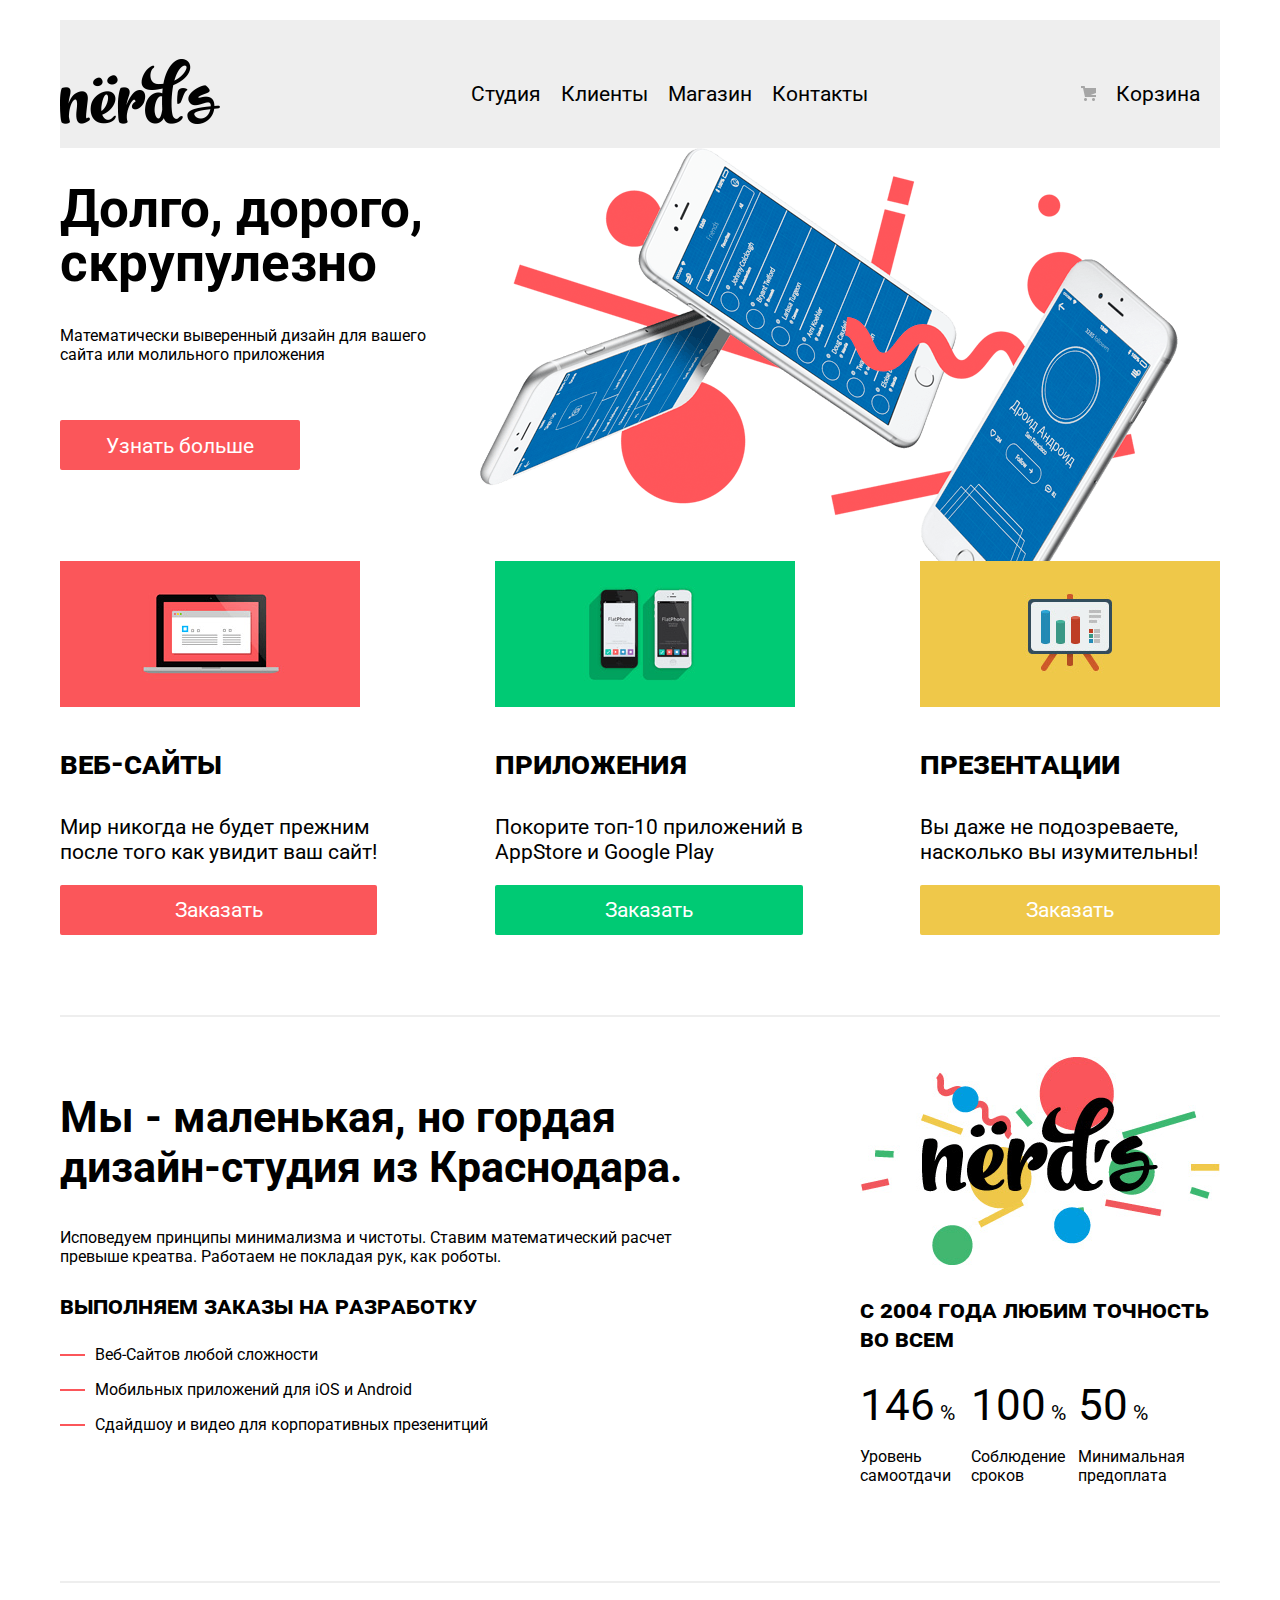
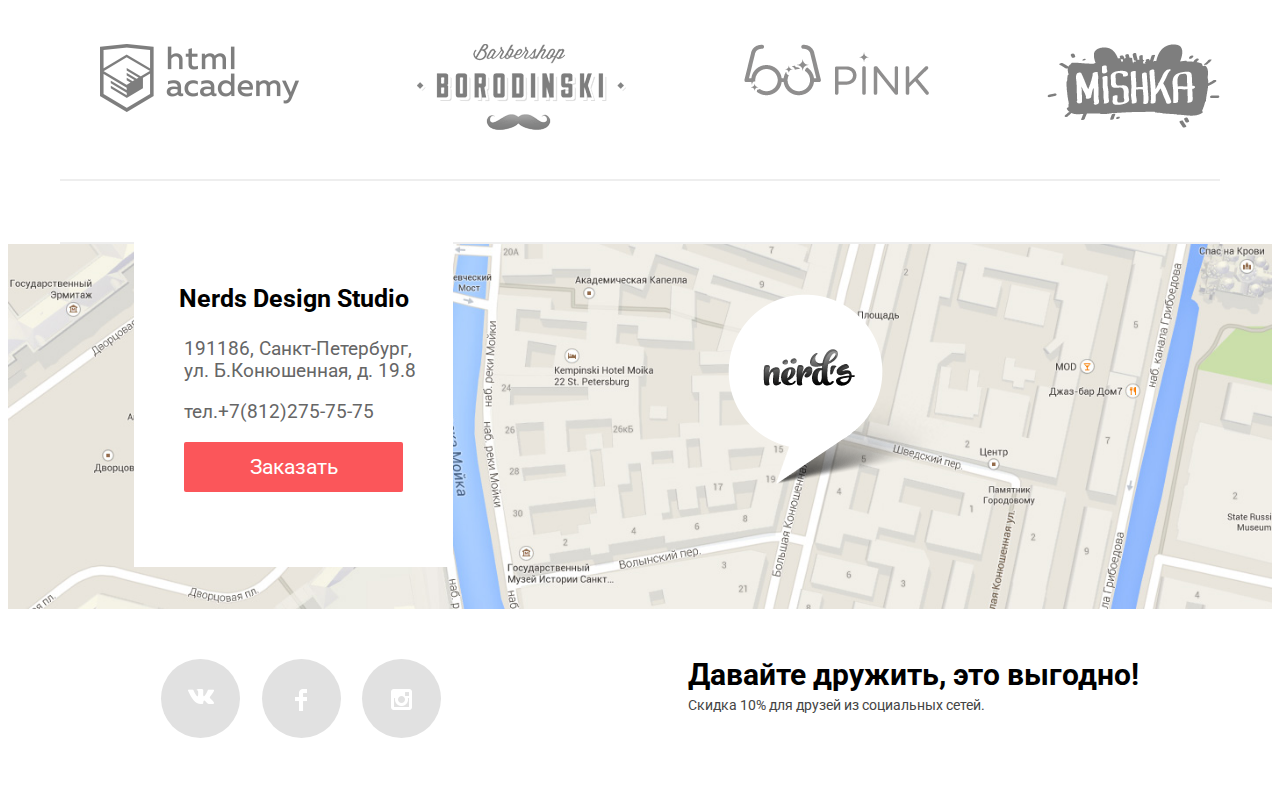
<file: index.html>
<!DOCTYPE html>
<head>
    <meta charset="utf-8">
    <title>Магазин готовых шаблонов</title>
    <link rel="stylesheet" href="css/style.css">
    <link href="https://fonts.googleapis.com/css?family=Roboto:500" rel="stylesheet">
</head>

<body>
    <header class="header-main-page">
       <div class="main-header-box">
        <nav class="main-navigation">
            <a class="main-header-logo" href="index.html">
                    <img class="logo-nerds-img" src="img/nerds-logo.png" width="160" height="65" alt="Логотип Nerds" >
                </a>
            <ul class="main-navigation-list">
                <li><a class="main-naviganion-item" href="studio.html">Студия</a></li>
                <li><a class="main-naviganion-item" href="customers.html">Клиенты</a></li>
                <li><a class="main-naviganion-item" href="shop.html">Магазин</a></li>
                <li><a class="main-naviganion-item" href="contacts.html">Контакты</a></li>
                
            </ul>
            
            <div class="basket-box">
            	<img src="img/cart-icon.png" width="15px" height="15px"> 
            	<a class="main-naviganion-item" href="basket.html">Корзина</a>
            </div>
         </nav>
        <section class="main-baner">
            <ul class="baner-list">
                <li class="baner-item">
                   <div class="baner-left-side">
                        <h1 class="baner-h1">Долго, дорого, скрупулезно</h1>
                        <p class="baner-text">Математически выверенный дизайн для вашего сайта или молильного приложения</p>
                        <span class="button button-buner" href="studio.html"> Узнать больше</span>
                        </div>
                    <img src="img/slide1.png" width="698" height="413" alt="Дизайн сайта и приложения">
                </li>
<!--
           	  <li class="baner-item">
                    <h1 class="baner-h1" >Любим матетатику<br>
                                          как никто другой</h1>
                    <p class="baner-text">Никакого креатива, только математические формулы<br>
                                          для расчета идеальных пропорций.</p>
                    <span class="button button-buner" href="studio.html"> Узнать больше</span>
                    <img src="img/baner-2.jpg" alt="Дизайн сайта и приложения">
                </li>
                <li class="baner-item">
                    <h1 class="baner-h1" >Только ночь<br>
                                          только хардкор</h1>
                    <p class="baner-text">Работать днем, как все? Мы против этого.<br>
                                          Ближе к полуночи работа только начинается.</p>
                    <span class="button button-buner" href="studio.html"> Узнать больше</span>
                    <img src="img/baner-3.jpg" alt="Дизайн сайта и приложения">
                </li>
-->
            </ul>
        </section>
        </div>
    </header>
    
    <main class="container">
        <section class="our-services">
            <h2 class="visualy-hidden">Наши услуги</h2>
            <ul class="our-services-list">
                <li class="our-services-item">
                   <img class="service-image" src="img/illustration-1.jpg.png" width="300" height="146" alt="Веб-сайты">
                    <h3 class="servis-item">Веб-сайты</h3>
                    
                    <p class="service-text">Мир никогда не будет прежним<br>
                                            после того как увидит ваш сайт!</p>
                    <a class="button-link" href="herds-shop.html"><span class="button button-services button-red">Заказать</span></a>
                </li>
                
                <li class="our-services-item">
                   <img class="service-image" src="img/illustration-2.jpg.png" width="300" height="146"  alt="Приложения">
                    <h3 class="servis-item">Приложения</h3>
                    
                    <p class="service-text">Покорите топ-10 приложений в<br>
                                            AppStore и Google Play</p>
                    <a class="button-link" href="#"><span class="button button-services button-green">Заказать</span></a>
                </li>
                
                 <li class="our-services-item">
                    
                    <img class="service-image" src="img/illustration-3.jpg.png" width="300" height="146"  alt="Презентации">
                    <h3 class="servis-item">Презентации</h3>
                    <p class="service-text">Вы даже не подозреваете,<br>
                                            насколько вы изумительны!</p>
                    <a class="button-link" href="herds-shop.html"><span class="button button-services button-yellow">Заказать</span></a>
                </li>
            </ul>
        </section>
       
        <section class="studio-promo">
           <div class="promo">
            <h2 class="studio-promo-h2">Мы - маленькая, но гордая
                                        дизайн-студия из Краснодара.</h2>
            <p class="studio-text">Исповедуем принципы минимализма и чистоты. Ставим математический расчет
                                   превыше креатва. Работаем не покладая рук, как роботы.</p>
            <h3 class="web-orders">Выполняем заказы на разработку</h3>
            <ul class="web-orders-list">
                <li class="web-orders-item">
                    <p class="web-orders-text">	  Веб-Сайтов любой сложности</p>
                </li>
                <li class="web-orders-item">
                    <p class="web-orders-text">  Мобильных приложений для iOS и Android</p>
                </li>
                <li class="web-orders-item">
                    <p class="web-orders-text">Сдайдшоу и видео для корпоративных презенитций</p>
                </li>
            </ul>
            </div>
            
            <div class="web-orders-box">
            <img src="img/nerds-illustration.jpg.png" width="360" height="208" alt="логотип Nerds">
            <h3 class="web-orders">С 2004 года любим точность во всем</h3>
            <ul class="web-orders-conditions-list">
                <li class="web-orders-conditions-item">
                    <span class="conditions-numbers">146</span>
                    <span class="conditions-percents">%</span>
                    <p class="web-orders-text">Уровень самоотдачи</p>
                </li>
                <li class="web-orders-conditions-item">
                    <span class="conditions-numbers">100</span>
                    <span class="conditions-percents">%</span>
                    <p class="web-orders-text">Соблюдение сроков</p>
                </li>
                <li class="web-orders-conditions-item">
                    <span class="conditions-numbers">50</span>
                    <span class="conditions-percents">%</span>
                    <p class="web-orders-text">Минимальная предоплата</p>
                </li>
            </ul>
            </div>
        </section>
        
        <section class="customers">
            <h2 class="visualy-hidden">Наши клиенты</h2>
            <ul class="customers">
                <li class="customers-item">
                   <img class="customers-img" src="img/logo-1.png.png" alt="html академия">
                </li>
                <li class="customers-item">
                   <img class="customers-img" src="img/logo-2.png.png" alt="Барбершоп Бородинский">
                </li>
                <li class="customers-item">
                   <img class="customers-img" src="img/logo-3.png.png" alt="Pink">
                </li>
                 <li class="customers-item">
                   <img class="customers-img" src="img/logo-4.png.png" alt="Mishka">
                </li>
            </ul>
        </section>
    </main>
    
    <footer class="main-footer">
       <img src="img/map.jpg" width="100%" height="100%" >
       <img class="map-marker" src="img/map-marker.png">

          
        <section class="address">
           	
            <h3 class="map-discription">Nerds Design Studio</h3>
            <p>191186, Санкт-Петербург,<br>
            ул. Б.Конюшенная, д. 19.8</p>
            <p>тел.+7(812)275-75-75</p>
            <a class="button-link" href="herds-shop.html"><span class="button button-write-us">Заказать</span></a>
         
        </section>
      
           
        <div class="social-block">
          <div class="footer-social">
                
                <ul class="social-button-list">
                    <li><a class="social-button" href="#"><img  class="social-button-image" src="img/vk-icon.png" width="26" height="15"  ></a></li>
                    <li><a class="social-button" href="#"><img  class="social-button-image" src="img/fb-icon.png" width="12" height="22"  ></a></li>
                    <li><a class="social-button" href="#"><img  class="social-button-image" src="img/insta-icon.png" width="21" height="21"  ></a></li>
                </ul>
          </div>
          <div class="lets-be-friends">
             <b>Давайте дружить, это выгодно!</b>
             <p>Скидка 10% для друзей из социальных сетей.</p>
          </div>
        </div>
        
    </footer>
    
</body>
</file>
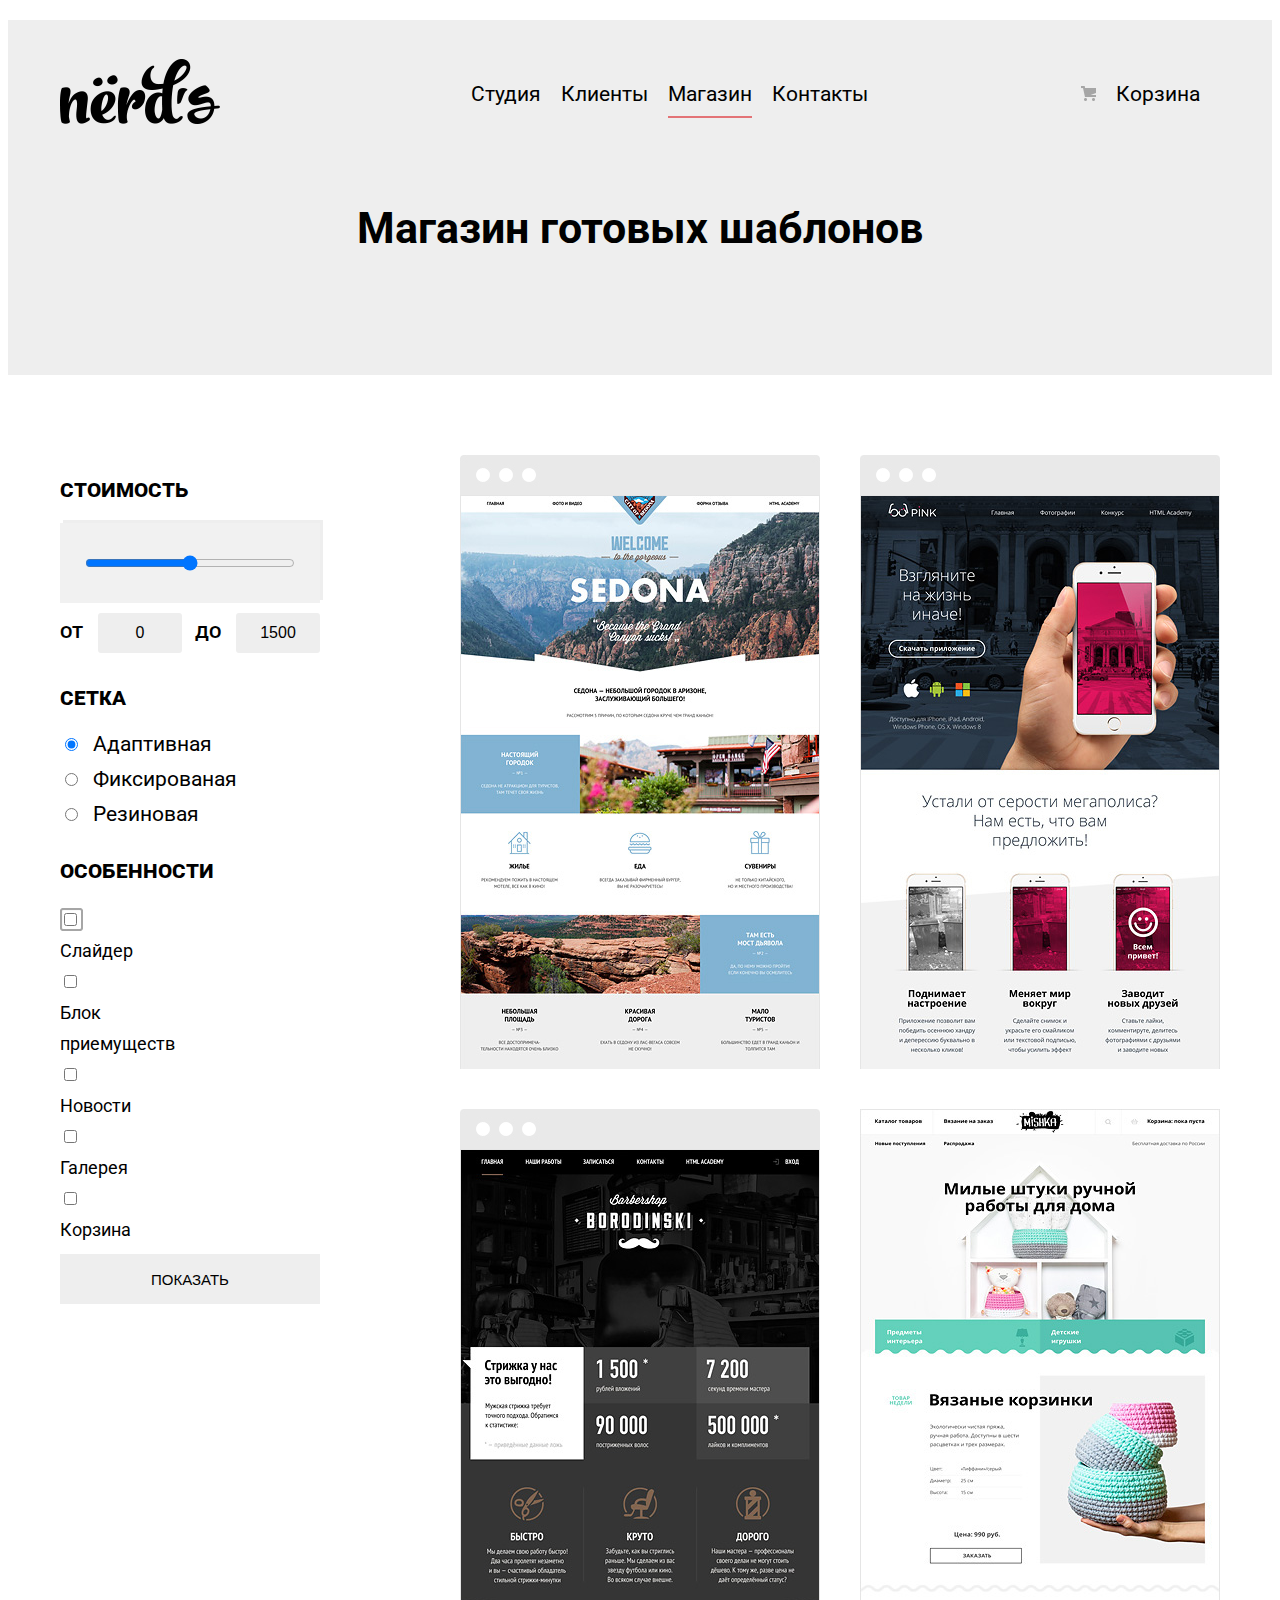
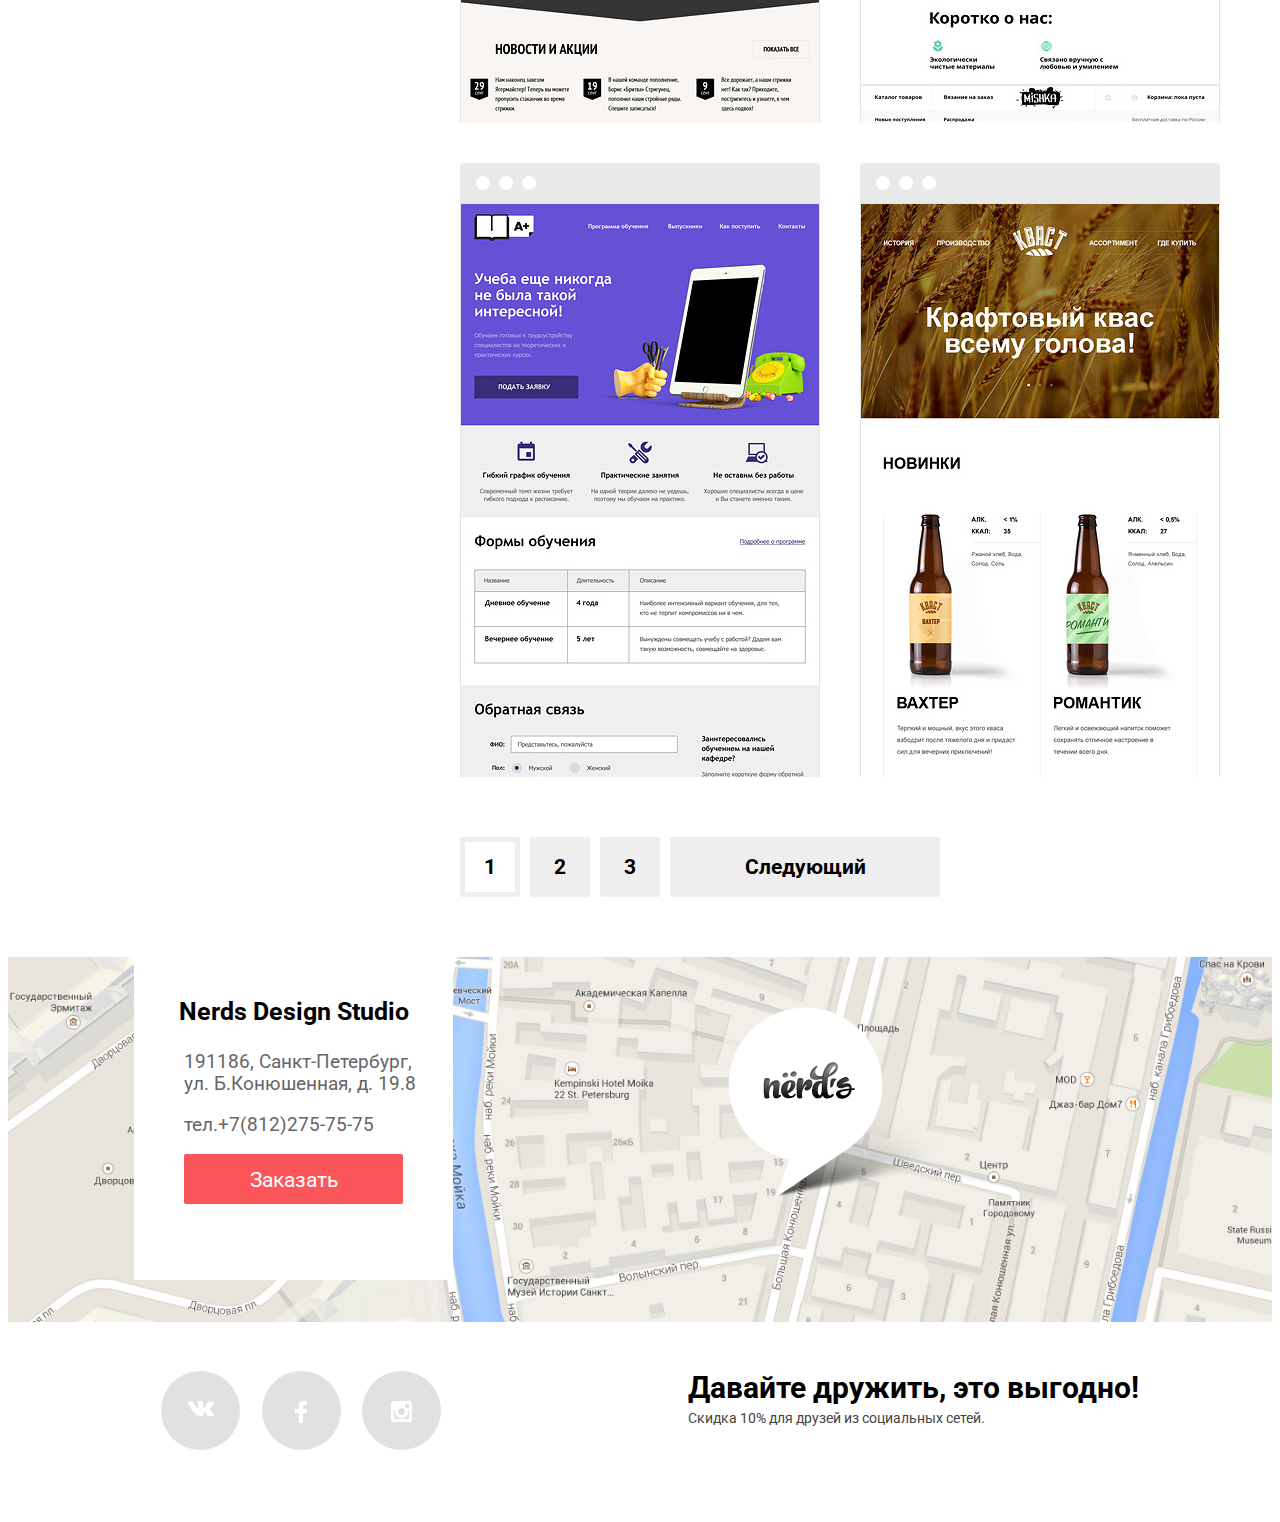
<file: herds-shop.html>
<!DOCTYPE html>
<head>
    <meta charset="utf-8">
    <title>Магазин готовых шаблонов</title>
    <link rel="stylesheet" href="css/style.css">
    <link href="https://fonts.googleapis.com/css?family=Roboto:500" rel="stylesheet">
</head>

<body>
    <header class="header-second-page">
       <div class="main-header-box">
        <nav class="main-navigation">
            <a class="main-header-logo" href="index.html">
                    <img class="logo-nerds-img" src="img/nerds-logo.png" width="160" height="65" alt="Логотип Nerds" >
                </a>
            <ul class="main-navigation-list">
                <li><a class="main-naviganion-item" href="studio.html">Студия</a></li>
                <li><a class="main-naviganion-item" href="customers.html">Клиенты</a></li>
                <li><a class="main-naviganion-item navigaition-active" href="shop.html">Магазин</a></li>
                <li><a class="main-naviganion-item" href="contacts.html">Контакты</a></li>
                
            </ul>
            
            <div class="basket-box">
            	<img src="img/cart-icon.png" width="15px" height="15px"> 
            	<a class="main-naviganion-item" href="basket.html">Корзина</a>
            </div>
         </nav>
         
         <h1 class="header-herds-shop">Магазин готовых шаблонов</h1>
		</div>
       

    </header>
    
    <main class="container-shop">
        <section class="shop-filters">
        <form class="filters-shop">
        	<h2 class="filter-header">Стоимость</h2>
        	<label class="price-slide">
        		
        		<input class="range-slider" type="range" min="0" max="15000" step="10" value="7500">
        	
        	</label>
        	<div class="price-box">
        	<label>
        		от
        		<input  class="range-slider-value" type="text" value="0">
        	</label>
        	<label class="price-numbers">
        		до
        		<input class="range-slider-value" type="text" value="1500">
        	</label>
        	</div>
        	
        	<h2 class="filter-header">Сетка</h2>
        	<label class="grid" name="radio-grid">
        		<input class="radio-grid-batton radio-grid-batton-checked" type="radio" id="radio-grid" name="radio-grid" checked value="Адаптивная">Адаптивная<br>
        		<input class="radio-grid-batton" type="radio" id="radio-grid" name="radio-grid" value="Адаптивная">Фиксированая<br>
        		<input class="radio-grid-batton" type="radio" id="radio-grid" name="radio-grid" value="Адаптивная">Резиновая<br>
			</label>
       	
        	<h2 class="filter-header">Особенности</h2>
        	<div class="speciality-box">
        	<label class="specialty2" name="k">
        		<input class="speciality-checker" value="1" name="k" type="checkbox"><span></span>Слайдер<br>
        	
        		<input class="speciality-checker" name="specialty" type="checkbox"> Блок приемуществ <br>
        		<input class="speciality-checker" name="specialty" type="checkbox"> Новости <br>
        		<input class="speciality-checker" name="specialty" type="checkbox"> Галерея <br>
        		<input class="speciality-checker" name="specialty" type="checkbox"> Корзина <br>
        	</label>
        	
        	</div>
        	
        	<label>
        		<input class="submit" type="submit" value="Показать">
        	</label>
        </form>
        </section>
        <section class="shop-items">
        	<ul class="temlate-list">
        		<li class="template-item sedona-template">
        		    <div class="sedona-hover">
        				<img class="temlate-image" src="img/Sedona%20Hover.png" width="360px" height="614">
        				<div class="button-bum">
        				  <a  class="button button-buy-template">9900 руб.</a>
        				</div>
					</div>
        		</li>
        		<li class="template-item pink-template">
        		    <div class=" sedona-hover">
        				<img src="img/Pink%20Hover.png" width="360px" height="614">
        				<div class="button-bum">
        				  <a  class="button button-buy-template">9900 руб.</a>
        				</div>
					</div>
        		</li>
        		<li class="template-item barbershop-template">
        		    <div class=" sedona-hover">
        				<img src="img/Barbershop%20Hover.png" width="360px" height="614">
        				<div class="button-bum">
        				  <a  class="button button-buy-template">9900 руб.</a>
        				</div>
					</div>
        		</li>
        		<li class="template-item bear-template">
        		    <div class=" sedona-hover">
        				<img src="img/Mishka%20Hover.png" width="360px" height="614">
        				<div class="button-bum">
        				  <a  class="button button-buy-template">9900 руб.</a>
        				</div>
					</div>
        		</li>
        		<li class="template-item aplus-template">
        		    <div class=" sedona-hover">
        				<img src="img/A%20Plus%20Hover.png" width="360px" height="614">
        				<div class="button-bum">
        				  <a  class="button button-buy-template">9900 руб.</a>
        				</div>
					</div>
        		</li>
        		<li class="template-item kvast-template">
        		    <div class=" sedona-hover">
        				<img src="img/Kvast%20Hover.png" width="360px" height="614">
        				<div class="button-bum">
        				  <a  class="button button-buy-template">9900 руб.</a>
        				</div>
					</div>
        		</li>
        		
        	</ul>
        	<ul class="paginator">
        		<li class="page-namber page-namber-active">1</li>
        		<li class="page-namber">2</li>
        		<li class="page-namber">3</li>
        		<li class="page-namber page-next">Следующий</li>
        		
        	</ul>
        </section>
    </main>
    
    <footer class="main-footer">
       <img src="img/map.jpg" width="100%" height="100%" >
       <img class="map-marker" src="img/map-marker.png">

          
        <section class="address">
           	
            <h3 class="map-discription">Nerds Design Studio</h3>
            <p>191186, Санкт-Петербург,<br>
            ул. Б.Конюшенная, д. 19.8</p>
            <p>тел.+7(812)275-75-75</p>
            <a class="button-link" href="herds-shop.html"><span class="button button-write-us">Заказать</span></a>
         
        </section>
      
           
        <div class="social-block">
          <div class="footer-social">
                
                <ul class="social-button-list">
                    <li><a class="social-button" href="#"><img  class="social-button-image" src="img/vk-icon.png" width="26" height="15"  ></a></li>
                    <li><a class="social-button" href="#"><img  class="social-button-image" src="img/fb-icon.png" width="12" height="22"  ></a></li>
                    <li><a class="social-button" href="#"><img  class="social-button-image" src="img/insta-icon.png" width="21" height="21"  ></a></li>
                </ul>
          </div>
          <div class="lets-be-friends">
             <b>Давайте дружить, это выгодно!</b>
             <p>Скидка 10% для друзей из социальных сетей.</p>
          </div>
        </div>
        
    </footer>
    
    
</body>
</file>
<file: css/style.css>
.main-navigation {
	display: flex;
	flex-direction: row;
	justify-content: space-between;
	align-items: center;
	background-color: #eeeeee;
	margin-top: 20px;
	padding-top: 20px;
}

.main-navigation-list {
	display: flex;
	flex-direction: row;
	justify-content: space-between;
	align-items: center;
	width: 400px;
	height: 65px;
	
	list-style: none;
	text-decoration: none;
	
}



.header-second-page {
	background-color: #eeeeee;
	height: 355px;
	margin: 0px;
	padding: 0px;
}

.main-naviganion-item {
	text-decoration: none;
	font-size: 16pt;
	margin-right: 20px;
		color: black;
	display: block;
}

a .main-naviganion-item {
	font-family: 'Roboto', sans-serif;
	font: 'Roboto';
	color: black;
}

.main-naviganion-item:hover {
	color: #fb565a;
}

.main-naviganion-item:active {
	color: #cccccc;
}

body {
	font-family: 'Roboto', sans-serif;
	
	font-size: 16pt;
}

.basket-box {
	display: flex;
	flex-direction: row;
	justify-content: flex-start;
	align-items: center;
}

.basket-box img{
	display: block;
	margin-right: 20px;
	padding: 0px;
	
	
}

.main-header-box {
	width: 1160px;
	margin-right: auto;
	margin-left: auto;
}

.main-baner {
	margin: 0px;
	padding: 0px;
	display: flex;
	flex-direction: row;
	justify-content: flex-start;
}

.baner-h1 {
	font: "Roboto-medium";
	font-size: 40pt;
	width: 370px;
	margin-bottom: 20px;

	line-height: 40pt;
	
}

.baner-list {
	margin: 0px;
	padding: 0px;
	list-style: none;
}

.baner-left-side {
	width: 400px;
	display: flex;
	flex-direction: column;
	margin: 0px;
	padding: 0px;
	margin-right: 20px;
	
	
	
}

.baner-item {
	margin: 0px;
	padding: 0px;
	display: flex;
	flex-direction: row;
	justify-content: space-between;
	list-style: none;
}

.baner-text {
	font-size: 16px;
}

.button {
	height: 50px;
	background-color: #fb565a;
	display: flex;
	justify-content: center;
	align-items: center;
	font-size: 16pt;
	color: white;
	border-radius: 2px;
}

.button-buner {
	width: 240px;
	margin-top: 40px;
}

.button-buner:hover{
	background-color: #e74246;
}

.button-buner:active{
	background-color: #d7373b;
	color: #e37376;
}

.container-shop {
	display: flex;
	flex-direction: row;
	justify-content: space-between;
	margin-top: 80px;
	width: 1160px;
	margin-left: auto;
	margin-right: auto;
	
	
}

.our-services-list {
	display: flex;
	flex-direction: row;
	justify-content: space-between;
	list-style: none;
	margin: 0px;
	padding: 0px;
}

.visualy-hidden {
	display: none;
}

.our-services {
	width: 1160px;
	margin-left: auto;
	margin-right: auto;
	padding-bottom: 80px;
	border-bottom: 2px solid #eeeeee;
}

.button-link {
	text-decoration: none;
}

.button-green {
	background-color: #00ca74;
}

.button-yellow {
	background-color: #efc84a;
}

.servis-item {
	font-size: 24pt;
	font-variant-caps: all-petite-caps;
}

.studio-promo {
		width: 1160px;
	margin-left: auto;
	margin-right: auto;
	padding-bottom: 80px;
	padding-top: 40px;
	border-bottom: 2px solid #eeeeee;
	display: flex;
	flex-direction: row;
	justify-content: space-between;
}

.promo {
	margin-right: 150px;
}

.studio-promo-h2 {
	font-size: 32pt;
}

.web-orders {
	font-size: 19pt;
	
	font-variant-caps: all-petite-caps;
}

.studio-text {
	font-size: 12pt;
}

.web-orders-list {
	list-style: none;
	margin: 0px;
	padding: 0px;
	
	
}

.web-orders-item {
  padding-left: 35px;
  background: url("../img/Rectangle%201.png") no-repeat left center;
}

.web-orders-conditions-list {
	display: flex;
	flex-direction: row;
	justify-content: space-between;
	list-style: none;
	width: 360px;
	margin: 0px;
	padding: 0px;
}

.conditions-numbers {
	font-size: 33pt;	
}

.web-orders-text {
	font-size: 12pt;
}

.customers {
	width: 1160px;
	margin-left: auto;
	margin-right: auto;
	padding-bottom: 40px;
	padding-top: 20px;
	border-bottom: 2px solid #eeeeee;
	display: flex;
	flex-direction: row;
	justify-content: space-between;
}
}

.customers{
	display: flex;
	flex-direction: row;
	justify-content: space-between;
	list-style: none;
	width: 1160px;
	
}

.customers-item {
	display: block;
	opacity: 0.5;
}

.customers-item:hover {

	opacity: 1;
}

.customers-item:active {

	opacity: 0.25;
}

.address {
	margin-left: 10%;
	width: 319px;
	height: 308px;
	background-color: white;
	color: black;
	position: relative;
	top: -570px;
	text-align: center;
	padding-top: 20px;
	
	}
	
.address p{
	text-align: left;
	padding-left: 50px;
	padding-right: auto;
	font-size: 14pt;
	color: #666666;
}

.main-footer {
	width: 100%;
	margin: 0px;
	padding: 0px;
}


}

.map-discription {
	text-align: center;
	padding-top: 50px;
}

.button-write-us {
	width: 219px;
	margin-left: auto;
	margin-right: auto;
}

.button-write-us:hover {
	background-color: #e74246;
}

.button-write-us:active {
	background-color: #d7373b;
	color: #e37376;
}

.social-block {
	display: flex;
	flex-direction: row;
	justify-content: space-around;
	margin-right: 20px;
	margin-top: -500px;
	padding-bottom: -520px;
	
}

.social-button-list {
	display: flex;
	flex-direction: row;
	width: 300px;
	justify-content: space-between;
	list-style: none;
	height: 79px;
}

.social-button-list li{
margin-right: 20px;
	border-radius: 50%;
  background-color: #e1e1e1;
  background-image: url(../img/vk-icon.png) 30px 30px no-repeat;
  background-position: center;
  width: 79px;
  height: 79px;
}

.social-button {

}



.social-button-image {
	display: block;
	justify-content: center;
	
	margin-left: auto;
	margin-right: auto;
	margin-top: 30px;
	
	}

.social-button-list li:hover {
background-color: #e74246;

}

.social-button-list li:active {
background-color: #d7373b;
color: #ffffff;
}

.lets-be-friends b{
	font-size: 30px;
	margin-top: 20px;
}

.lets-be-friends {
	margin-top: 20px;
}

.lets-be-friends p{
	font-size: 14px;
	margin-top: 5px;
	color: #444444;
}

.map-marker {
	position: relative;
	left: 57%;
	bottom: 320px;
}

.main-header-logo img:active {
	opacity: 0.5;
}



.button-red:hover {
		background-color: #e74246;
}
.button-red:activ {
		background-color: #d7373b;
	color: #e37376;
}

.button-green:hover {
		background-color: #00bc6c;
}
.button-green:activ {
		background-color: #00aa62;
	color: #4dc491;
}

.button-yellow:hover {
		background-color: #eab534;
}
.button-yellow:activ {
		background-color: #e5a722;
	color: #e5a722;
}


.header-herds-shop {
	text-align: center;
	vertical-align: middle;
	margin-top: 55px;
}

.navigaition-active {
	margin-top: 12px;
	padding-bottom:  10px;
	border-bottom: 2px solid #e37376;
}

.shop-filters {
	width: 260px;
}

.shop-items {
	width: 760px;
	margin: 0px;
	padding: 0px;
	
	
}

.filter-header {
	font-size: 18pt;
	font-variant-caps: all-petite-caps;
}

.range-slider {
	
	width: 210px;
	height: 50px;
	margin-left: 10px;
	margin-right: 10px;
}

.price-slide {
	display: flex;
	width: 260px;
	height: 80px;
	background-color: #f1f1f1;
	align-content: center;
	flex-direction: row;
	align-items: center;
	margin-bottom: 10px;
	justify-content: center;
	flex-wrap: wrap;
	box-shadow: 3px -3px #eeeeee;
	
}

.range-slider-value {
	width: 80px;
	height: 38px;
	background-color: #eeeeee;
	border: none;
	text-align: center;
	font-size: 16px;
	margin-left: 10px;
	border-radius: 3px;
}
	

.numbers-of-price{
	font-size: 16pt;
	display: flex;
	flex-direction: row;
	justify-content: space-between;
	width: 260px;
	margin-bottom: 30px;
	
}



.price-box {
	display: flex;
	flex-direction: row;
	justify-content: space-between;
	margin-bottom: 30px;
	
}

.price-box label{
	font-size: 16pt;
	font-variant-caps: all-petite-caps;
	font-weight: 500;
}

.radio-grid-batton {
	margin-bottom: 15px;
	margin-right:  15px;
	
}



.submit {
	font-size: 16pt;
	width: 260px;
	height: 50px;
	background-color: #eeeeee;
	border: none;
	margin-top: 50px;
	margin-bottom: 50px;
	font-variant-caps: all-petite-caps;
}

input.speciality-checker+span{
	
	width: 31px;
	height: 31px;
	margin-bottom: -15px;
	margin-right: 15px;
	background: url(../img/checkbox-off.jpg) no-repeat left center;
	opacity: 0.5;
	 visibility:hidden;
	display: block;
	position: absolute;
	left: 0px;
	top: 0px;
	
}

input[type="checkbox"]:checked{
    visibility:hidden;
}

input.speciality-checker:checked+span {
	background-position: 0 -32px;
}

.temlate-list {
	margin: 0px;
	padding: 0px;
	list-style: none;
	display: flex;
	flex-direction: row;
	justify-content: space-between;
	flex-wrap: wrap;
}



.template-item {
	display: flex;
	flex-direction: column;
	justify-content: flex-start;
	width: 360px;
	height: 614px;
	margin-bottom: 40px;
}


.sedona-template {
	background-image: url(../img/img-sedona2.jpg);
}
.sedona-hover  {
	display: block;
  opacity: 0;
  width: 360px;
  height: 614px;
	
	}

.sedona-hover:hover {
  opacity: 100;
}
}


a.button-buy-template {
	
	width: 200px;
	height: 50px;
	top: 300px;
	left: 50px;
	text-decoration: none;
}

.button-bum {
	display: block;
	position: relative;
	width: 200px;
	height: 50px;
	top: -100px;
	left: 80px;
	z-index: 2;
	text-decoration: none;
	
}

.button-bum a{
	text-decoration: none;
}

.button-bum a:hover {
	background-color: #e74246;
}

.button-bum a:active {
	background-color: #d7373b;
	color: #ffffff;
}



.pink-template {
	background-image: url(../img/img-pink2.jpg);
}

.barbershop-template {
	background-image: url(../img/img-barbershop2.jpg);
}

.bear-template {
	background-image: url(../img/img-mishka.jpg);
}

.aplus-template {
	background-image: url(../img/img-aplus2.jpg);
}

.kvast-template {
	background-image: url(../img/img-kvast2.jpg);
}

.paginator {
	list-style: none;
	display: flex;
	flex-direction: row;
	margin: 0px;
	padding: 0px;
	margin-top: 20px;
	margin-bottom: 60px;
	
}

.page-namber {
 min-width: 50px;
	min-height: 50px;
	background-color: #eeeeee;
	color: black;
	text-align: center;
	margin-right: 10px;
	line-height:  50px;
	font-weight: 700;
	border-radius: 3px;
	border: 5px solid #eeeeee;
}

.page-next {
	width: 260px;
}

.page-namber-active {
background-color: white;

	
}

.specialty2 {
	width: 31px;
	height: 31px;
	line-height: 31px;
	font-size: 18px;
	display: block;
	background: url(../img/checkbox-off.jpg) no-repeat left center;
	position: relative;
}


.speciality-box {
	min-height: 300px;
}
</file>
